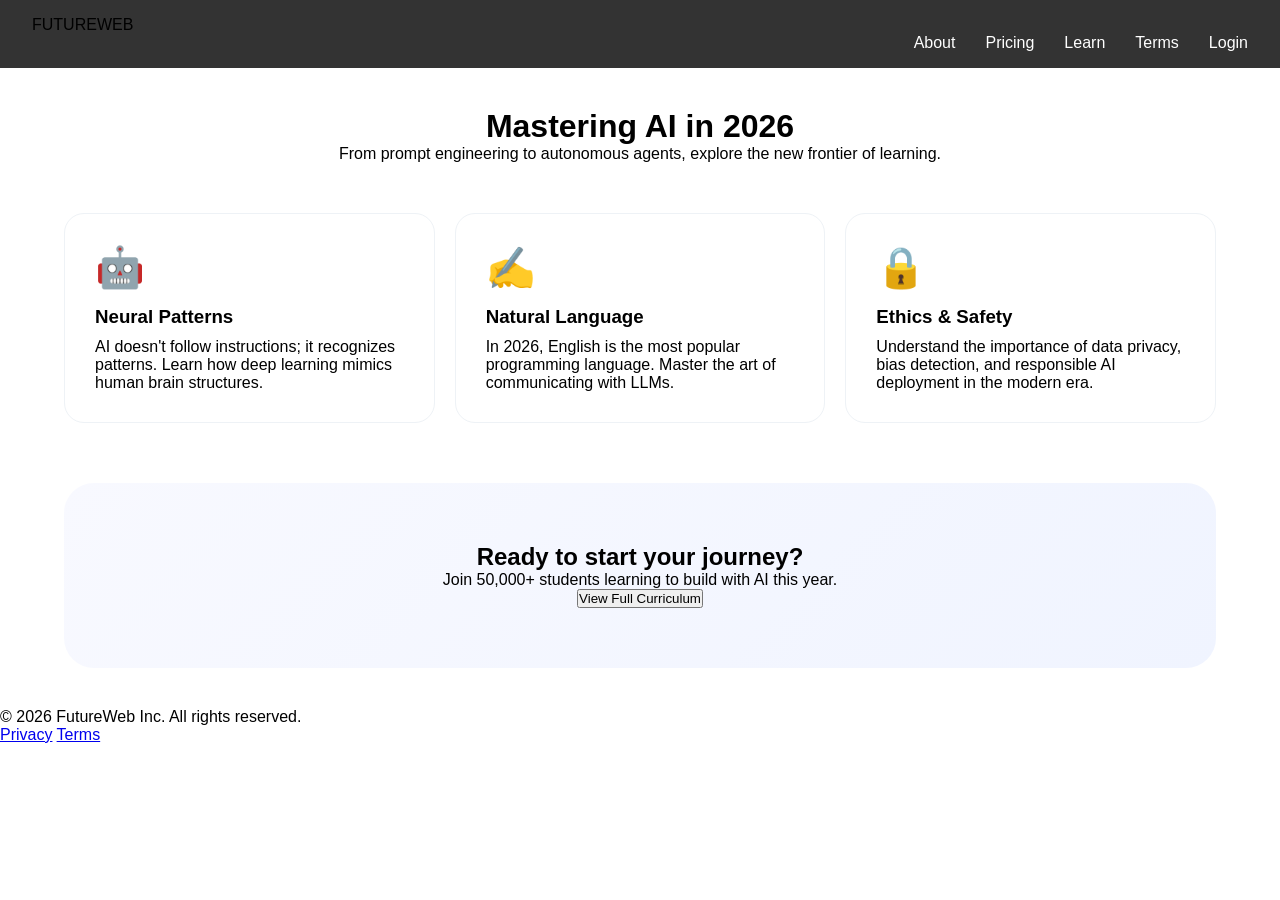
<file: index.html>
<!DOCTYPE html>
<html lang="en">
<head>
    <meta charset="UTF-8">
    <meta name="viewport" content="width=device-width, initial-scale=1.0">
    <title>Learn AI - 2026 Guide</title>
    <link rel="stylesheet" href="styles.css">
    <style>
      /* Learn Page Specifics */
.learn-main {
    flex-direction: column;
    padding: 40px 5%;
}

.learn-hero {
    text-align: center;
    margin-bottom: 50px;
}

.knowledge-grid {
    display: grid;
    grid-template-columns: repeat(auto-fit, minmax(300px, 1fr));
    gap: 20px;
    width: 100%;
    max-width: 1200px;
    margin-bottom: 60px;
}

.info-card {
    background: white;
    padding: 30px;
    border-radius: 20px;
    border: 1px solid #eef2f6;
    transition: 0.3s;
}

.info-card:hover {
    border-color: var(--primary);
    transform: translateY(-5px);
}

.info-card .icon {
    font-size: 2.5rem;
    margin-bottom: 15px;
}

.info-card h3 {
    margin-bottom: 10px;
    color: var(--secondary);
}

.cta-box {
    background: linear-gradient(135deg, #f8f9ff 0%, #f0f4ff 100%);
    width: 100%;
    max-width: 1200px;
    padding: 60px;
    border-radius: 30px;
    text-align: center;
    border: 1px dashed var(--primary);
}

    </style>
</head>
<body>

    <!-- MASTER NAV -->
    <nav>
        <div class="nav-container">
            <div class="logo">FUTURE<span>WEB</span></div>
            <ul>
                <li><a href="page1.html">About</a></li>
                <li><a href="page2.html">Pricing</a></li>  
                <li><a href="page3.html" class="active">Learn</a></li>  
                <li><a href="page4.html">Terms</a></li>
                <li><a href="page5.html" class="nav-btn">Login</a></li>  
            </ul>
        </div>
    </nav>

    <!-- CONTENT AREA -->
    <main class="learn-main">
        <header class="learn-hero">
            <h1>Mastering AI in 2026</h1>
            <p>From prompt engineering to autonomous agents, explore the new frontier of learning.</p>
        </header>

        <div class="knowledge-grid">
            <!-- Card 1 -->
            <div class="info-card">
                <div class="icon">🤖</div>
                <h3>Neural Patterns</h3>
                <p>AI doesn't follow instructions; it recognizes patterns. Learn how deep learning mimics human brain structures.</p>
            </div>

            <!-- Card 2 -->
            <div class="info-card">
                <div class="icon">✍️</div>
                <h3>Natural Language</h3>
                <p>In 2026, English is the most popular programming language. Master the art of communicating with LLMs.</p>
            </div>

            <!-- Card 3 -->
            <div class="info-card">
                <div class="icon">🔒</div>
                <h3>Ethics & Safety</h3>
                <p>Understand the importance of data privacy, bias detection, and responsible AI deployment in the modern era.</p>
            </div>
        </div>

        <section class="cta-box">
            <h2>Ready to start your journey?</h2>
            <p>Join 50,000+ students learning to build with AI this year.</p>
            <button class="btn-primary">View Full Curriculum</button>
        </section>
    </main>

    <!-- MASTER FOOTER -->
    <footer>
        <div class="footer-content">
            <p>&copy; 2026 FutureWeb Inc. All rights reserved.</p>
            <div class="footer-links">
                <a href="page4.html">Privacy</a>
                <a href="page4.html">Terms</a>
            </div>
        </div>
    </footer>

</body>
</html>
</file>
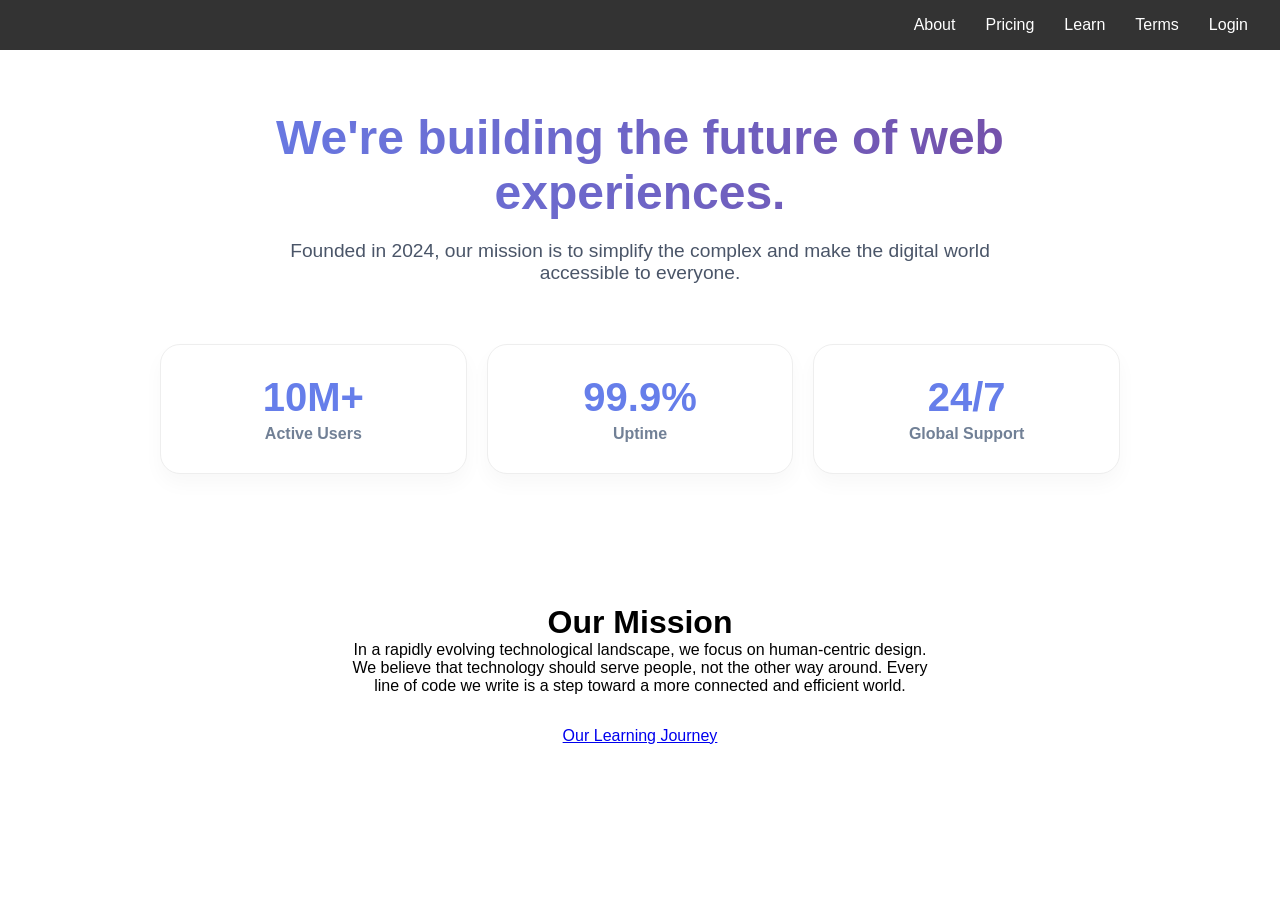
<file: page1.html>
<!DOCTYPE html>
<html lang="en">
<head>
    <meta charset="UTF-8">
    <meta name="viewport" content="width=device-width, initial-scale=1.0">
    <title>About Us - Innovation 2026</title>
    <link rel="stylesheet" href="styles.css">
    <style>/* About Page Specific Styles */
.about-container {
    flex-direction: column;
    max-width: 1000px;
    margin: 0 auto;
    padding: 60px 20px;
}

.about-hero {
    text-align: center;
    margin-bottom: 60px;
}

.about-hero h1 {
    font-size: 3rem;
    background: linear-gradient(to right, #667eea, #764ba2);
    -webkit-background-clip: text;
    -webkit-text-fill-color: transparent;
    margin-bottom: 20px;
}

.about-hero p {
    font-size: 1.2rem;
    max-width: 700px;
    margin: 0 auto;
    color: #4a5568;
}

/* Stats Grid Styling */
.stats-grid {
    display: grid;
    grid-template-columns: repeat(auto-fit, minmax(200px, 1fr));
    gap: 20px;
    width: 100%;
    margin-bottom: 80px;
}

.stat-card {
    background: white;
    padding: 30px;
    border-radius: 20px;
    text-align: center;
    box-shadow: 0 10px 20px rgba(0,0,0,0.03);
    border: 1px solid #eee;
}

.stat-card h3 {
    font-size: 2.5rem;
    color: #667eea;
    margin-bottom: 5px;
}

.stat-card p {
    font-weight: 600;
    color: #718096;
    margin-bottom: 0;
}

/* Mission Section Styling */
.mission-section {
    background: rgba(255, 255, 255, 0.5);
    backdrop-filter: blur(10px);
    padding: 50px;
    border-radius: 30px;
    border: 1px solid var(--glass-border);
    display: flex;
    justify-content: center;
}

.mission-text {
    max-width: 600px;
    text-align: center;
}

.mission-text h2 {
    margin-top: 0;
    font-size: 2rem;
}

.mission-text .btn-primary {
    display: inline-block;
    margin-top: 20px;
    padding: 12px 30px;
}

/* Responsive Adjustments */
@media (max-width: 768px) {
    .about-hero h1 { font-size: 2.2rem; }
    .mission-section { padding: 30px; }
}
</style>
</head>
<body>
    <nav>
        <ul>
            <li><a href="page1.html" class="active">About</a></li>
            <li><a href="page2.html">Pricing</a></li>  
            <li><a href="page3.html">Learn</a></li>  
            <li><a href="page4.html">Terms</a></li>
            <li><a href="page5.html">Login</a></li>  
        </ul>
    </nav>

    <main class="about-container">
        <!-- Hero Section -->
        <section class="about-hero">
            <h1>We're building the future of web experiences.</h1>
            <p>Founded in 2024, our mission is to simplify the complex and make the digital world accessible to everyone.</p>
        </section>

        <!-- Stats Grid (Social Proof) -->
        <div class="stats-grid">
            <div class="stat-card">
                <h3>10M+</h3>
                <p>Active Users</p>
            </div>
            <div class="stat-card">
                <h3>99.9%</h3>
                <p>Uptime</p>
            </div>
            <div class="stat-card">
                <h3>24/7</h3>
                <p>Global Support</p>
            </div>
        </div>

        <!-- Mission Content -->
        <section class="mission-section">
            <div class="mission-text">
                <h2>Our Mission</h2>
                <p>In a rapidly evolving technological landscape, we focus on human-centric design. We believe that technology should serve people, not the other way around. Every line of code we write is a step toward a more connected and efficient world.</p>
                <a href="page3.html" class="btn-primary">Our Learning Journey</a>
            </div>
        </section>
    </main>
</body>
</html>
</file>
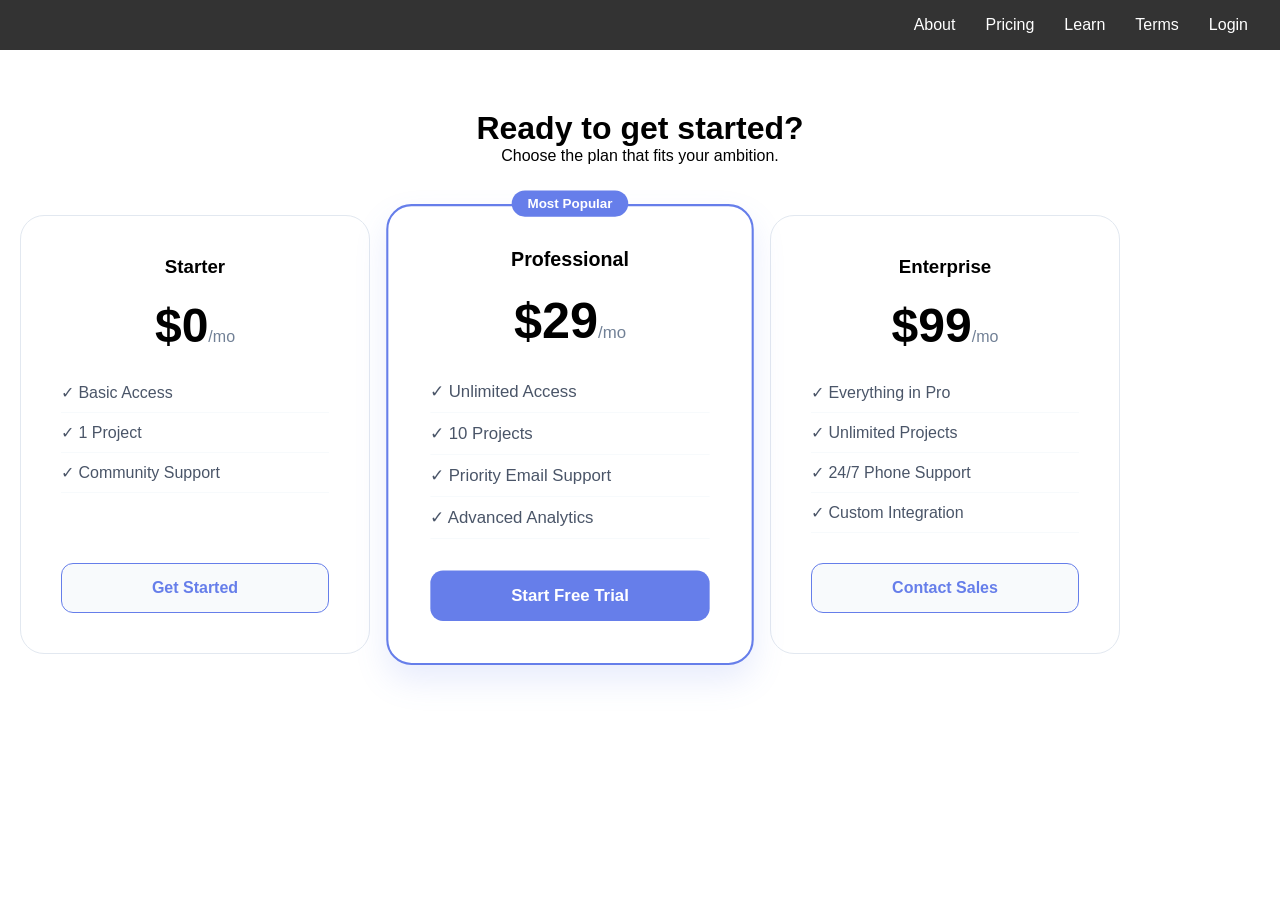
<file: page2.html>
<!DOCTYPE html>
<html lang="en">
<head>
    <meta charset="UTF-8">
    <meta name="viewport" content="width=device-width, initial-scale=1.0">
    <title>Pricing Plans - 2026</title>
    <link rel="stylesheet" href="styles.css">
    <style>
    /* Pricing Page Specific Styles */
.pricing-container {
    flex-direction: column;
    padding: 60px 20px;
}

.pricing-header {
    text-align: center;
    margin-bottom: 50px;
}

.pricing-grid {
    display: flex;
    gap: 25px;
    justify-content: center;
    flex-wrap: wrap;
    max-width: 1100px;
    width: 100%;
}

.price-card {
    background: white;
    padding: 40px;
    border-radius: 24px;
    flex: 1;
    min-width: 280px;
    max-width: 350px;
    text-align: center;
    border: 1px solid #e2e8f0;
    transition: transform 0.3s ease, box-shadow 0.3s ease;
    display: flex;
    flex-direction: column;
}

.price-card:hover {
    transform: translateY(-10px);
    box-shadow: 0 20px 40px rgba(0,0,0,0.08);
}

/* Featured (Pro) Plan Highlighting */
.price-card.featured {
    border: 2px solid #667eea;
    position: relative;
    transform: scale(1.05);
    box-shadow: 0 15px 30px rgba(102, 126, 234, 0.15);
}

.price-card.featured:hover {
    transform: scale(1.08) translateY(-5px);
}

.badge {
    position: absolute;
    top: -15px;
    left: 50%;
    transform: translateX(-50%);
    background: #667eea;
    color: white;
    padding: 5px 15px;
    border-radius: 20px;
    font-size: 0.8rem;
    font-weight: bold;
}

/* Pricing Typography */
.price {
    font-size: 3rem;
    font-weight: 800;
    margin: 20px 0;
}

.price span {
    font-size: 1rem;
    color: #718096;
    font-weight: 400;
}

.price-card ul {
    list-style: none;
    text-align: left;
    margin-bottom: 30px;
    flex-grow: 1;
}

.price-card li {
    padding: 10px 0;
    color: #4a5568;
    border-bottom: 1px solid #f7fafc;
}

/* Buttons */
.btn-primary, .btn-secondary {
    display: block;
    padding: 15px;
    border-radius: 12px;
    text-decoration: none;
    font-weight: 600;
    transition: filter 0.3s;
}

.btn-primary {
    background: #667eea;
    color: white;
}

.btn-secondary {
    background: #f8fafc;
    color: #667eea;
    border: 1.5px solid #667eea;
}

.btn-primary:hover, .btn-secondary:hover {
    filter: brightness(1.1);
}

    </style>
</head>
<body>
    <nav>
        <ul>
            <li><a href="page1.html">About</a></li>
            <li><a href="page2.html" class="active">Pricing</a></li>  
            <li><a href="page3.html">Learn</a></li>  
            <li><a href="page4.html">Terms</a></li>
            <li><a href="page5.html">Login</a></li>  
        </ul>
    </nav>

    <main class="pricing-container">
        <header class="pricing-header">
            <h1>Ready to get started?</h1>
            <p>Choose the plan that fits your ambition.</p>
        </header>

        <div class="pricing-grid">
            <!-- Basic Plan -->
            <div class="price-card">
                <h3>Starter</h3>
                <div class="price">$0<span>/mo</span></div>
                <ul>
                    <li>✓ Basic Access</li>
                    <li>✓ 1 Project</li>
                    <li>✓ Community Support</li>
                </ul>
                <a href="#" class="btn-secondary">Get Started</a>
            </div>

            <!-- Pro Plan (Highlighted) -->
            <div class="price-card featured">
                <div class="badge">Most Popular</div>
                <h3>Professional</h3>
                <div class="price">$29<span>/mo</span></div>
                <ul>
                    <li>✓ Unlimited Access</li>
                    <li>✓ 10 Projects</li>
                    <li>✓ Priority Email Support</li>
                    <li>✓ Advanced Analytics</li>
                </ul>
                <a href="#" class="btn-primary">Start Free Trial</a>
            </div>

            <!-- Enterprise Plan -->
            <div class="price-card">
                <h3>Enterprise</h3>
                <div class="price">$99<span>/mo</span></div>
                <ul>
                    <li>✓ Everything in Pro</li>
                    <li>✓ Unlimited Projects</li>
                    <li>✓ 24/7 Phone Support</li>
                    <li>✓ Custom Integration</li>
                </ul>
                <a href="#" class="btn-secondary">Contact Sales</a>
            </div>
        </div>
    </main>
</body>
</html>
</file>
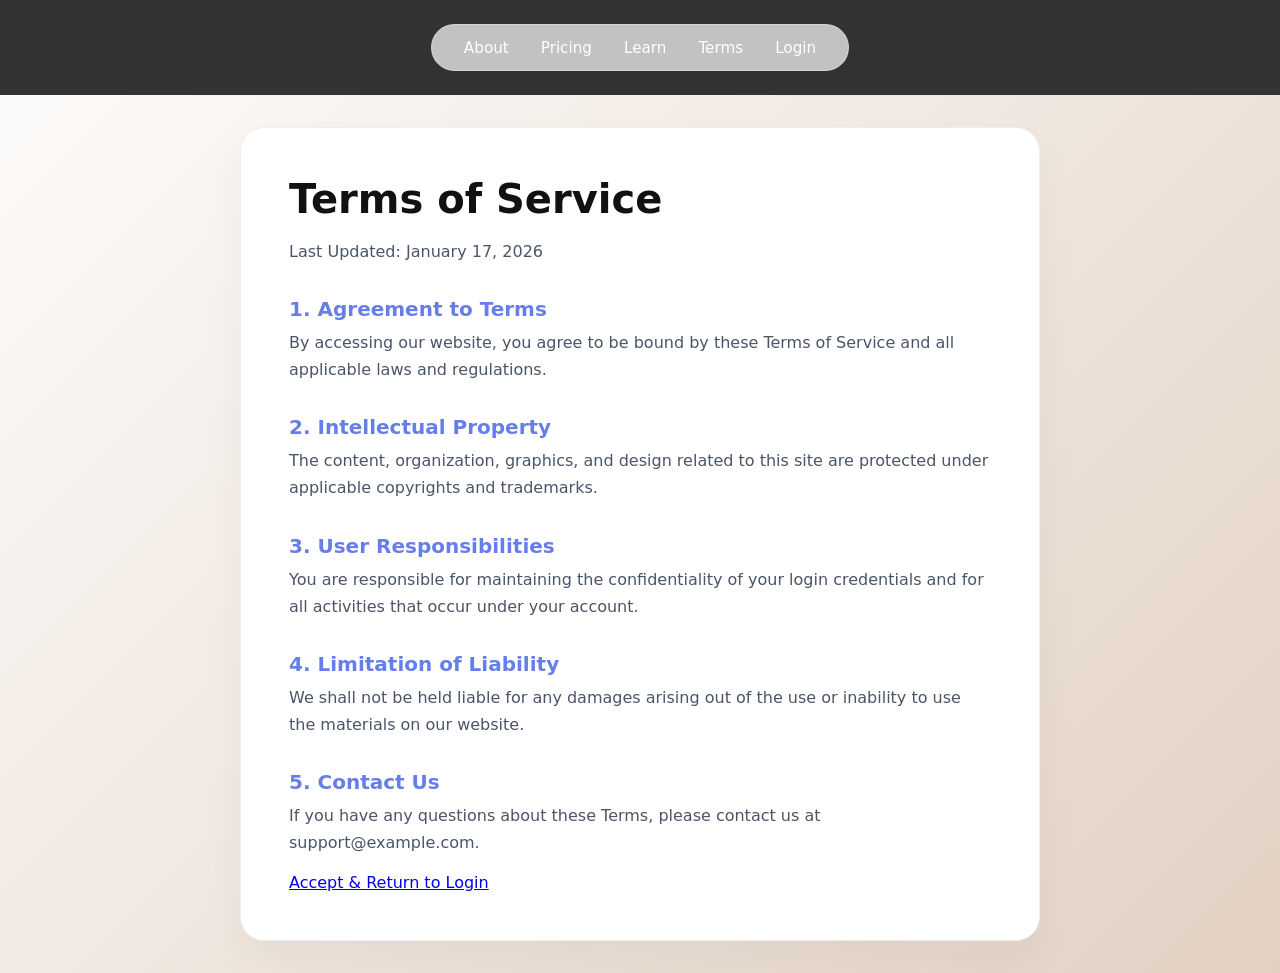
<file: page4.html>
<!DOCTYPE html>
<html lang="en">
<head>
    <meta charset="UTF-8">
    <meta name="viewport" content="width=device-width, initial-scale=1.0">
    <title>Terms of Service - My Website</title>
    <link rel="stylesheet" href="styles.css">
    <style>
      /* Core Variables for 2026 Aesthetics */
:root {
  --glass-bg: rgba(255, 255, 255, 0.7);
  --glass-border: rgba(255, 255, 255, 0.3);
  --primary-accent: #667eea; /* Clean, bold primary */
  --text-main: #1a202c;
  --bg-gradient: linear-gradient(135deg, #fdfcfb 0%, #e2d1c3 100%); /* Warm neutral */
}

* {
  box-sizing: border-box;
  margin: 0;
  padding: 0;
  font-family: 'Inter', system-ui, -apple-system, sans-serif; /* Modern scannable font */
}

body {
  background: var(--bg-gradient);
  min-height: 100vh;
  color: var(--text-main);
  display: flex;
  flex-direction: column;
}

/* 1. Navigation: Floating Glass Design */
nav {
  padding: 1.5rem;
  display: flex;
  justify-content: center;
}

nav ul {
  display: flex;
  gap: 2rem;
  list-style: none;
  background: var(--glass-bg);
  backdrop-filter: blur(12px); /* Glassmorphism */
  padding: 0.8rem 2rem;
  border-radius: 50px;
  border: 1px solid var(--glass-border);
  box-shadow: 0 4px 15px rgba(0,0,0,0.05);
}

nav a {
  text-decoration: none;
  color: var(--text-main);
  font-weight: 500;
  font-size: 0.95rem;
  transition: all 0.3s ease;
}

nav a:hover {
  color: var(--primary-accent);
  transform: translateY(-2px);
}

/* 2. Centered Login & Content Layout */
main, .Login {
  flex-grow: 1;
  display: flex;
  justify-content: center;
  align-items: center;
  padding: 2rem;
}

/* Bento-style Card */
form, .terms-card {
  background: white;
  padding: 3rem;
  border-radius: 24px;
  width: 100%;
  max-width: 450px;
  box-shadow: 0 20px 40px rgba(0,0,0,0.04);
  border: 1px solid #eee;
}

.terms-card { max-width: 800px; } /* Wider for legal text */

/* 3. Modern Input & Button Styles */
input {
  width: 100%;
  padding: 1rem;
  margin-bottom: 1.2rem;
  border: 1.5px solid #e2e8f0;
  border-radius: 12px;
  font-size: 1rem;
  background: #f8fafc;
  transition: border-color 0.3s;
}

input:focus {
  outline: none;
  border-color: var(--primary-accent);
  background: white;
}

input[type="submit"] {
  background: var(--primary-accent);
  color: white;
  font-weight: 600;
  cursor: pointer;
  border: none;
  margin-top: 1rem;
}

input[type="submit"]:hover {
  filter: brightness(1.1);
  transform: scale(1.02); /* Subtle micro-interaction */
}

/* 4. Typography Hierarchy for Terms Page */
h1 { font-size: 2.5rem; margin-bottom: 1rem; color: #111; }
h2 { font-size: 1.25rem; margin: 2rem 0 0.5rem; color: var(--primary-accent); }
p { line-height: 1.7; color: #4a5568; margin-bottom: 1rem; }

    </style>
</head>
<body>
    <nav>
        <ul>
            <li><a href="page1.html">About</a></li>
            <li><a href="page2.html">Pricing</a></li>  
            <li><a href="page3.html">Learn</a></li>  
            <li><a href="page4.html" class="active">Terms</a></li>
            <li><a href="page5.html">Login</a></li>  
        </ul>
    </nav>

    <main class="terms-container">
        <section class="terms-card">
            <h1>Terms of Service</h1>
            <p class="last-updated">Last Updated: January 17, 2026</p>

            <h2>1. Agreement to Terms</h2>
            <p>By accessing our website, you agree to be bound by these Terms of Service and all applicable laws and regulations.</p>

            <h2>2. Intellectual Property</h2>
            <p>The content, organization, graphics, and design related to this site are protected under applicable copyrights and trademarks.</p>

            <h2>3. User Responsibilities</h2>
            <p>You are responsible for maintaining the confidentiality of your login credentials and for all activities that occur under your account.</p>

            <h2>4. Limitation of Liability</h2>
            <p>We shall not be held liable for any damages arising out of the use or inability to use the materials on our website.</p>

            <h2>5. Contact Us</h2>
            <p>If you have any questions about these Terms, please contact us at support@example.com.</p>
            
            <div class="terms-footer">
                <a href="index.html" class="btn-back">Accept & Return to Login</a>
            </div>
        </section>
    </main>
</body>
</html>
</file>
<file: styles.css>
* {
  margin: 0;
  padding: 0;
  box-sizing: border-box;
}

body {
  font-family: 'Segoe UI', Tahoma, Geneva, Verdana, sans-serif;
}


nav {
  background-color: #333; 
  padding: 1rem 2rem;
}


nav ul {
  list-style-type: none; 
  display: flex;
  justify-content: flex-end; 
  gap: 30px; 
}


nav ul li a {
  text-decoration: none;
  color: white;
  font-weight: 500;
  transition: color 0.3s ease; 
}


nav ul li a:hover {
  color: #00a087; 
}
</file>
